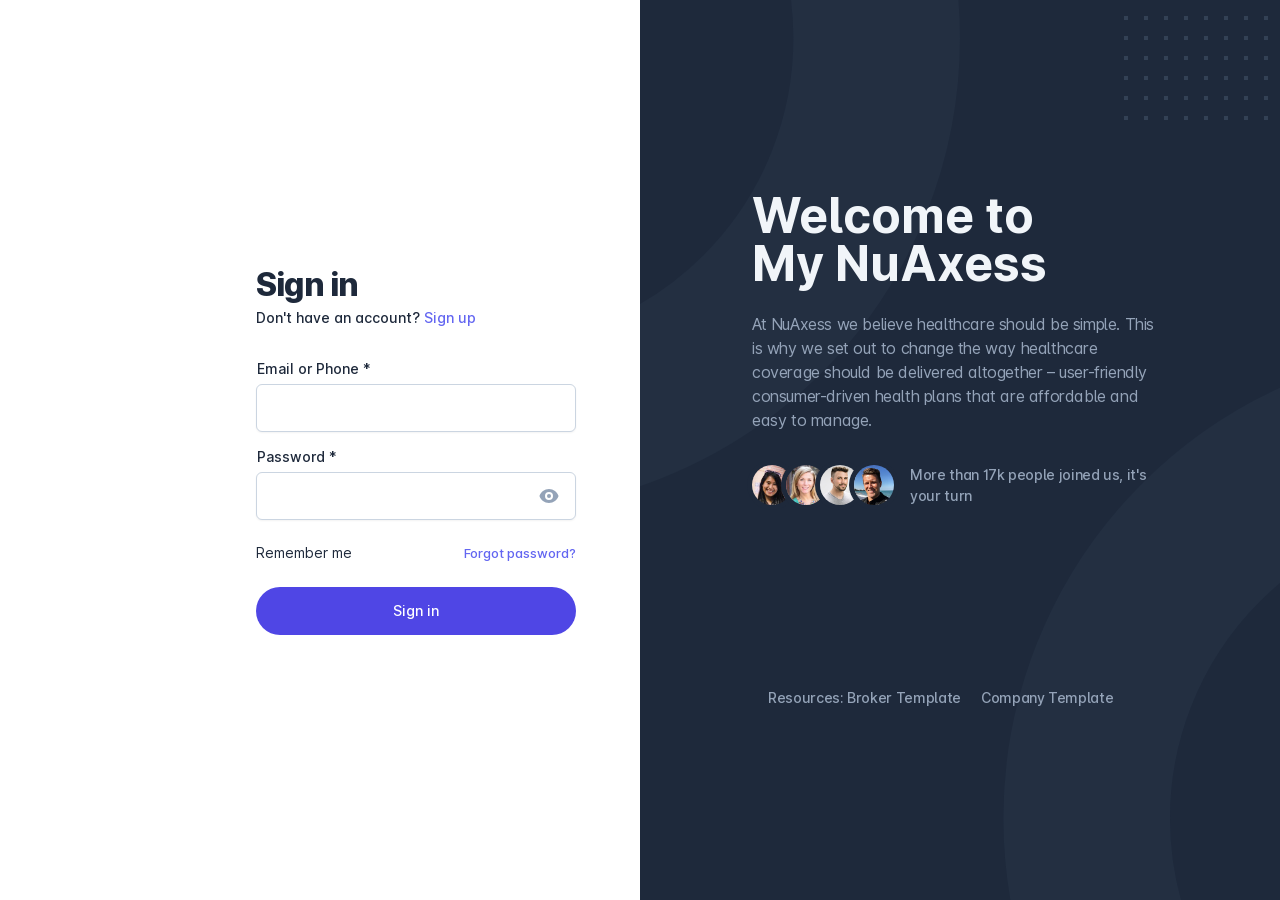
<file: index.html>
<!DOCTYPE html><html lang="en"><head>
        <title>My NuAxess - Healthcare Made Simple</title>
        <link rel="stylesheet" href="https://cdn.jsdelivr.net/npm/bootstrap@5.1.3/dist/css/bootstrap.min.css" integrity="sha384-1BmE4kWBq78iYhFldvKuhfTAU6auU8tT94WrHftjDbrCEXSU1oBoqyl2QvZ6jIW3" crossorigin="anonymous">
        <meta charset="utf-8">
        <meta name="description" content="NuAssess - Member Portal">
        <meta name="keywords" content="">
        <meta name="viewport" content="width=device-width, height=device-height, initial-scale=1.0, minimum-scale=1.0">

        <base href="/">

        <!-- Favicon -->
        <link rel="icon" type="image/png" href="./assets/images/nuaxess-logo.png">
        <link rel="icon" type="image/png" href="./assets/images/nuaxess-logo.png">

        <!-- Fonts -->
        <link href="assets/fonts/inter/inter.css" rel="stylesheet" media="print" onload="this.media='all'"><noscript><link rel="stylesheet" href="assets/fonts/inter/inter.css"></noscript>

        <link href="https://fonts.gstatic.com" rel="preconnect">
        <style type="text/css">@font-face{font-family:'IBM Plex Mono';font-style:italic;font-weight:400;font-display:swap;src:url(https://fonts.gstatic.com/s/ibmplexmono/v11/-F6pfjptAgt5VM-kVkqdyU8n1ioa2HdgregdFOFh.woff2) format('woff2');unicode-range:U+0460-052F, U+1C80-1C88, U+20B4, U+2DE0-2DFF, U+A640-A69F, U+FE2E-FE2F;}@font-face{font-family:'IBM Plex Mono';font-style:italic;font-weight:400;font-display:swap;src:url(https://fonts.gstatic.com/s/ibmplexmono/v11/-F6pfjptAgt5VM-kVkqdyU8n1ioa0XdgregdFOFh.woff2) format('woff2');unicode-range:U+0400-045F, U+0490-0491, U+04B0-04B1, U+2116;}@font-face{font-family:'IBM Plex Mono';font-style:italic;font-weight:400;font-display:swap;src:url(https://fonts.gstatic.com/s/ibmplexmono/v11/-F6pfjptAgt5VM-kVkqdyU8n1ioa2ndgregdFOFh.woff2) format('woff2');unicode-range:U+0102-0103, U+0110-0111, U+0128-0129, U+0168-0169, U+01A0-01A1, U+01AF-01B0, U+1EA0-1EF9, U+20AB;}@font-face{font-family:'IBM Plex Mono';font-style:italic;font-weight:400;font-display:swap;src:url(https://fonts.gstatic.com/s/ibmplexmono/v11/-F6pfjptAgt5VM-kVkqdyU8n1ioa23dgregdFOFh.woff2) format('woff2');unicode-range:U+0100-024F, U+0259, U+1E00-1EFF, U+2020, U+20A0-20AB, U+20AD-20CF, U+2113, U+2C60-2C7F, U+A720-A7FF;}@font-face{font-family:'IBM Plex Mono';font-style:italic;font-weight:400;font-display:swap;src:url(https://fonts.gstatic.com/s/ibmplexmono/v11/-F6pfjptAgt5VM-kVkqdyU8n1ioa1XdgregdFA.woff2) format('woff2');unicode-range:U+0000-00FF, U+0131, U+0152-0153, U+02BB-02BC, U+02C6, U+02DA, U+02DC, U+2000-206F, U+2074, U+20AC, U+2122, U+2191, U+2193, U+2212, U+2215, U+FEFF, U+FFFD;}@font-face{font-family:'IBM Plex Mono';font-style:normal;font-weight:400;font-display:swap;src:url(https://fonts.gstatic.com/s/ibmplexmono/v11/-F63fjptAgt5VM-kVkqdyU8n1iIq131nj-otFQ.woff2) format('woff2');unicode-range:U+0460-052F, U+1C80-1C88, U+20B4, U+2DE0-2DFF, U+A640-A69F, U+FE2E-FE2F;}@font-face{font-family:'IBM Plex Mono';font-style:normal;font-weight:400;font-display:swap;src:url(https://fonts.gstatic.com/s/ibmplexmono/v11/-F63fjptAgt5VM-kVkqdyU8n1isq131nj-otFQ.woff2) format('woff2');unicode-range:U+0400-045F, U+0490-0491, U+04B0-04B1, U+2116;}@font-face{font-family:'IBM Plex Mono';font-style:normal;font-weight:400;font-display:swap;src:url(https://fonts.gstatic.com/s/ibmplexmono/v11/-F63fjptAgt5VM-kVkqdyU8n1iAq131nj-otFQ.woff2) format('woff2');unicode-range:U+0102-0103, U+0110-0111, U+0128-0129, U+0168-0169, U+01A0-01A1, U+01AF-01B0, U+1EA0-1EF9, U+20AB;}@font-face{font-family:'IBM Plex Mono';font-style:normal;font-weight:400;font-display:swap;src:url(https://fonts.gstatic.com/s/ibmplexmono/v11/-F63fjptAgt5VM-kVkqdyU8n1iEq131nj-otFQ.woff2) format('woff2');unicode-range:U+0100-024F, U+0259, U+1E00-1EFF, U+2020, U+20A0-20AB, U+20AD-20CF, U+2113, U+2C60-2C7F, U+A720-A7FF;}@font-face{font-family:'IBM Plex Mono';font-style:normal;font-weight:400;font-display:swap;src:url(https://fonts.gstatic.com/s/ibmplexmono/v11/-F63fjptAgt5VM-kVkqdyU8n1i8q131nj-o.woff2) format('woff2');unicode-range:U+0000-00FF, U+0131, U+0152-0153, U+02BB-02BC, U+02C6, U+02DA, U+02DC, U+2000-206F, U+2074, U+20AC, U+2122, U+2191, U+2193, U+2212, U+2215, U+FEFF, U+FFFD;}@font-face{font-family:'IBM Plex Mono';font-style:normal;font-weight:500;font-display:swap;src:url(https://fonts.gstatic.com/s/ibmplexmono/v11/-F6qfjptAgt5VM-kVkqdyU8n3twJwl1FgsAXHNlYzg.woff2) format('woff2');unicode-range:U+0460-052F, U+1C80-1C88, U+20B4, U+2DE0-2DFF, U+A640-A69F, U+FE2E-FE2F;}@font-face{font-family:'IBM Plex Mono';font-style:normal;font-weight:500;font-display:swap;src:url(https://fonts.gstatic.com/s/ibmplexmono/v11/-F6qfjptAgt5VM-kVkqdyU8n3twJwlRFgsAXHNlYzg.woff2) format('woff2');unicode-range:U+0400-045F, U+0490-0491, U+04B0-04B1, U+2116;}@font-face{font-family:'IBM Plex Mono';font-style:normal;font-weight:500;font-display:swap;src:url(https://fonts.gstatic.com/s/ibmplexmono/v11/-F6qfjptAgt5VM-kVkqdyU8n3twJwl9FgsAXHNlYzg.woff2) format('woff2');unicode-range:U+0102-0103, U+0110-0111, U+0128-0129, U+0168-0169, U+01A0-01A1, U+01AF-01B0, U+1EA0-1EF9, U+20AB;}@font-face{font-family:'IBM Plex Mono';font-style:normal;font-weight:500;font-display:swap;src:url(https://fonts.gstatic.com/s/ibmplexmono/v11/-F6qfjptAgt5VM-kVkqdyU8n3twJwl5FgsAXHNlYzg.woff2) format('woff2');unicode-range:U+0100-024F, U+0259, U+1E00-1EFF, U+2020, U+20A0-20AB, U+20AD-20CF, U+2113, U+2C60-2C7F, U+A720-A7FF;}@font-face{font-family:'IBM Plex Mono';font-style:normal;font-weight:500;font-display:swap;src:url(https://fonts.gstatic.com/s/ibmplexmono/v11/-F6qfjptAgt5VM-kVkqdyU8n3twJwlBFgsAXHNk.woff2) format('woff2');unicode-range:U+0000-00FF, U+0131, U+0152-0153, U+02BB-02BC, U+02C6, U+02DA, U+02DC, U+2000-206F, U+2074, U+20AC, U+2122, U+2191, U+2193, U+2212, U+2215, U+FEFF, U+FFFD;}@font-face{font-family:'IBM Plex Mono';font-style:normal;font-weight:600;font-display:swap;src:url(https://fonts.gstatic.com/s/ibmplexmono/v11/-F6qfjptAgt5VM-kVkqdyU8n3vAOwl1FgsAXHNlYzg.woff2) format('woff2');unicode-range:U+0460-052F, U+1C80-1C88, U+20B4, U+2DE0-2DFF, U+A640-A69F, U+FE2E-FE2F;}@font-face{font-family:'IBM Plex Mono';font-style:normal;font-weight:600;font-display:swap;src:url(https://fonts.gstatic.com/s/ibmplexmono/v11/-F6qfjptAgt5VM-kVkqdyU8n3vAOwlRFgsAXHNlYzg.woff2) format('woff2');unicode-range:U+0400-045F, U+0490-0491, U+04B0-04B1, U+2116;}@font-face{font-family:'IBM Plex Mono';font-style:normal;font-weight:600;font-display:swap;src:url(https://fonts.gstatic.com/s/ibmplexmono/v11/-F6qfjptAgt5VM-kVkqdyU8n3vAOwl9FgsAXHNlYzg.woff2) format('woff2');unicode-range:U+0102-0103, U+0110-0111, U+0128-0129, U+0168-0169, U+01A0-01A1, U+01AF-01B0, U+1EA0-1EF9, U+20AB;}@font-face{font-family:'IBM Plex Mono';font-style:normal;font-weight:600;font-display:swap;src:url(https://fonts.gstatic.com/s/ibmplexmono/v11/-F6qfjptAgt5VM-kVkqdyU8n3vAOwl5FgsAXHNlYzg.woff2) format('woff2');unicode-range:U+0100-024F, U+0259, U+1E00-1EFF, U+2020, U+20A0-20AB, U+20AD-20CF, U+2113, U+2C60-2C7F, U+A720-A7FF;}@font-face{font-family:'IBM Plex Mono';font-style:normal;font-weight:600;font-display:swap;src:url(https://fonts.gstatic.com/s/ibmplexmono/v11/-F6qfjptAgt5VM-kVkqdyU8n3vAOwlBFgsAXHNk.woff2) format('woff2');unicode-range:U+0000-00FF, U+0131, U+0152-0153, U+02BB-02BC, U+02C6, U+02DA, U+02DC, U+2000-206F, U+2074, U+20AC, U+2122, U+2191, U+2193, U+2212, U+2215, U+FEFF, U+FFFD;}</style>

        <!-- Icon fonts -->
        <style type="text/css">@font-face{font-family:'Material Icons';font-style:normal;font-weight:400;src:url(https://fonts.gstatic.com/s/materialicons/v126/flUhRq6tzZclQEJ-Vdg-IuiaDsNcIhQ8tQ.woff2) format('woff2');}.material-icons{font-family:'Material Icons';font-weight:normal;font-style:normal;font-size:24px;line-height:1;letter-spacing:normal;text-transform:none;display:inline-block;white-space:nowrap;word-wrap:normal;direction:ltr;-webkit-font-feature-settings:'liga';-webkit-font-smoothing:antialiased;}</style>

        <!-- Splash screen styles -->
        <style>body fuse-splash-screen{display:flex;flex-direction:column;align-items:center;justify-content:center;position:fixed;top:0;left:0;right:0;bottom:0;background-color:#111827;color:#F9FAFB;z-index:999999;pointer-events:none;opacity:1;visibility:visible;transition:opacity 400ms cubic-bezier(0.4, 0, 0.2, 1)}body fuse-splash-screen img{width:200px;max-width:200px}body fuse-splash-screen .spinner{display:flex;align-items:center;justify-content:space-between;margin-top:40px;width:56px}body fuse-splash-screen .spinner > div{width:12px;height:12px;background-color:#1E96F7;border-radius:100%;display:inline-block;-webkit-animation:fuse-bouncedelay 1s infinite ease-in-out both;animation:fuse-bouncedelay 1s infinite ease-in-out both}body fuse-splash-screen .spinner .bounce1{-webkit-animation-delay:-0.32s;animation-delay:-0.32s}body fuse-splash-screen .spinner .bounce2{-webkit-animation-delay:-0.16s;animation-delay:-0.16s}@keyframes fuse-bouncedelay{0%,80%,100%{-webkit-transform:scale(0);transform:scale(0)}40%{-webkit-transform:scale(1.0);transform:scale(1.0)}}body:not(.fuse-splash-screen-hidden){overflow:hidden}</style><link href="assets/styles/splash-screen.css" rel="stylesheet" media="print" onload="this.media='all'"><noscript><link rel="stylesheet" href="assets/styles/splash-screen.css"></noscript>

    <style>@charset "UTF-8";*,:before,:after{box-sizing:border-box}html{-moz-tab-size:4;tab-size:4}html{line-height:1.15;-webkit-text-size-adjust:100%}body{margin:0}body{font-family:system-ui,-apple-system,"Segoe UI",Roboto,Helvetica,Arial,sans-serif,"Apple Color Emoji","Segoe UI Emoji"}html{font-family:"Inter var",ui-sans-serif,system-ui,-apple-system,BlinkMacSystemFont,"Segoe UI",Roboto,"Helvetica Neue",Arial,"Noto Sans",sans-serif,"Apple Color Emoji","Segoe UI Emoji","Segoe UI Symbol","Noto Color Emoji";line-height:1.5}body{font-family:inherit;line-height:inherit}*,:before,:after{box-sizing:border-box;border-width:0;border-style:solid;border-color:currentColor}img{border-style:solid}img{display:block;vertical-align:middle}img{max-width:100%;height:auto}*,:before,:after{--tw-border-opacity:1;border-color:rgba(226,232,240,var(--tw-border-opacity))}*{text-rendering:optimizeLegibility;-o-text-rendering:optimizeLegibility;-ms-text-rendering:optimizeLegibility;-moz-text-rendering:optimizeLegibility;-webkit-text-rendering:optimizeLegibility;-webkit-tap-highlight-color:transparent}*:focus{outline:none!important}html,body{display:flex;flex-direction:column;flex:1 1 auto;width:100%;min-height:100%;-webkit-font-smoothing:auto;-moz-osx-font-smoothing:auto}html{font-size:16px}body{font-size:.875rem}body{font-feature-settings:"salt"}img{width:100%;vertical-align:top}body{--tw-text-opacity:1 !important;color:rgba(var(--fuse-text-default-rgb),var(--tw-text-opacity))!important;--tw-bg-opacity:1 !important;background-color:rgba(var(--fuse-bg-default-rgb),var(--tw-bg-opacity))!important}*,*:before,*:after{--tw-border-opacity:1 !important;border-color:rgba(var(--fuse-border-rgb),var(--tw-border-opacity))}@media print{html{font-size:12px!important}body{background:none!important}}body{--fuse-primary-50:#eef2ff;--fuse-primary-50-rgb:238,242,255;--fuse-primary-100:#e0e7ff;--fuse-primary-100-rgb:224,231,255;--fuse-primary-200:#c7d2fe;--fuse-primary-200-rgb:199,210,254;--fuse-primary-300:#a5b4fc;--fuse-primary-300-rgb:165,180,252;--fuse-primary-400:#818cf8;--fuse-primary-400-rgb:129,140,248;--fuse-primary-500:#6366f1;--fuse-primary-500-rgb:99,102,241;--fuse-primary-600:#4f46e5;--fuse-primary-600-rgb:79,70,229;--fuse-primary-700:#4338ca;--fuse-primary-700-rgb:67,56,202;--fuse-primary-800:#3730a3;--fuse-primary-800-rgb:55,48,163;--fuse-primary-900:#312e81;--fuse-primary-900-rgb:49,46,129;--fuse-primary:#4f46e5;--fuse-primary-rgb:79,70,229;--fuse-on-primary-50:#312e81;--fuse-on-primary-50-rgb:49,46,129;--fuse-on-primary-100:#312e81;--fuse-on-primary-100-rgb:49,46,129;--fuse-on-primary-200:#312e81;--fuse-on-primary-200-rgb:49,46,129;--fuse-on-primary-300:#312e81;--fuse-on-primary-300-rgb:49,46,129;--fuse-on-primary-400:#312e81;--fuse-on-primary-400-rgb:49,46,129;--fuse-on-primary-500:#FFFFFF;--fuse-on-primary-500-rgb:255,255,255;--fuse-on-primary-600:#FFFFFF;--fuse-on-primary-600-rgb:255,255,255;--fuse-on-primary-700:#FFFFFF;--fuse-on-primary-700-rgb:255,255,255;--fuse-on-primary-800:#FFFFFF;--fuse-on-primary-800-rgb:255,255,255;--fuse-on-primary-900:#FFFFFF;--fuse-on-primary-900-rgb:255,255,255;--fuse-on-primary:#FFFFFF;--fuse-on-primary-rgb:255,255,255;--fuse-accent-50:#f8fafc;--fuse-accent-50-rgb:248,250,252;--fuse-accent-100:#f1f5f9;--fuse-accent-100-rgb:241,245,249;--fuse-accent-200:#e2e8f0;--fuse-accent-200-rgb:226,232,240;--fuse-accent-300:#cbd5e1;--fuse-accent-300-rgb:203,213,225;--fuse-accent-400:#94a3b8;--fuse-accent-400-rgb:148,163,184;--fuse-accent-500:#64748b;--fuse-accent-500-rgb:100,116,139;--fuse-accent-600:#475569;--fuse-accent-600-rgb:71,85,105;--fuse-accent-700:#334155;--fuse-accent-700-rgb:51,65,85;--fuse-accent-800:#1e293b;--fuse-accent-800-rgb:30,41,59;--fuse-accent-900:#0f172a;--fuse-accent-900-rgb:15,23,42;--fuse-accent:#1e293b;--fuse-accent-rgb:30,41,59;--fuse-on-accent-50:#0f172a;--fuse-on-accent-50-rgb:15,23,42;--fuse-on-accent-100:#0f172a;--fuse-on-accent-100-rgb:15,23,42;--fuse-on-accent-200:#0f172a;--fuse-on-accent-200-rgb:15,23,42;--fuse-on-accent-300:#0f172a;--fuse-on-accent-300-rgb:15,23,42;--fuse-on-accent-400:#0f172a;--fuse-on-accent-400-rgb:15,23,42;--fuse-on-accent-500:#FFFFFF;--fuse-on-accent-500-rgb:255,255,255;--fuse-on-accent-600:#FFFFFF;--fuse-on-accent-600-rgb:255,255,255;--fuse-on-accent-700:#FFFFFF;--fuse-on-accent-700-rgb:255,255,255;--fuse-on-accent-800:#FFFFFF;--fuse-on-accent-800-rgb:255,255,255;--fuse-on-accent-900:#FFFFFF;--fuse-on-accent-900-rgb:255,255,255;--fuse-on-accent:#FFFFFF;--fuse-on-accent-rgb:255,255,255;--fuse-warn-50:#fef2f2;--fuse-warn-50-rgb:254,242,242;--fuse-warn-100:#fee2e2;--fuse-warn-100-rgb:254,226,226;--fuse-warn-200:#fecaca;--fuse-warn-200-rgb:254,202,202;--fuse-warn-300:#fca5a5;--fuse-warn-300-rgb:252,165,165;--fuse-warn-400:#f87171;--fuse-warn-400-rgb:248,113,113;--fuse-warn-500:#ef4444;--fuse-warn-500-rgb:239,68,68;--fuse-warn-600:#dc2626;--fuse-warn-600-rgb:220,38,38;--fuse-warn-700:#b91c1c;--fuse-warn-700-rgb:185,28,28;--fuse-warn-800:#991b1b;--fuse-warn-800-rgb:153,27,27;--fuse-warn-900:#7f1d1d;--fuse-warn-900-rgb:127,29,29;--fuse-warn:#dc2626;--fuse-warn-rgb:220,38,38;--fuse-on-warn-50:#7f1d1d;--fuse-on-warn-50-rgb:127,29,29;--fuse-on-warn-100:#7f1d1d;--fuse-on-warn-100-rgb:127,29,29;--fuse-on-warn-200:#7f1d1d;--fuse-on-warn-200-rgb:127,29,29;--fuse-on-warn-300:#7f1d1d;--fuse-on-warn-300-rgb:127,29,29;--fuse-on-warn-400:#7f1d1d;--fuse-on-warn-400-rgb:127,29,29;--fuse-on-warn-500:#fef2f2;--fuse-on-warn-500-rgb:254,242,242;--fuse-on-warn-600:#FFFFFF;--fuse-on-warn-600-rgb:255,255,255;--fuse-on-warn-700:#FFFFFF;--fuse-on-warn-700-rgb:255,255,255;--fuse-on-warn-800:#FFFFFF;--fuse-on-warn-800-rgb:255,255,255;--fuse-on-warn-900:#FFFFFF;--fuse-on-warn-900-rgb:255,255,255;--fuse-on-warn:#FFFFFF;--fuse-on-warn-rgb:255,255,255}*,:before,:after{--tw-shadow:0 0 #0000}*,:before,:after{--tw-ring-inset:var(--tw-empty, );--tw-ring-offset-width:0px;--tw-ring-offset-color:#fff;--tw-ring-color:rgba(59, 130, 246, .5);--tw-ring-offset-shadow:0 0 #0000;--tw-ring-shadow:0 0 #0000}</style><link rel="stylesheet" href="styles.00b7289d5f7a600f.css" media="print" onload="this.media='all'"><noscript><link rel="stylesheet" href="styles.00b7289d5f7a600f.css"></noscript></head>

    <body>

        <!-- Splash screen -->
        <fuse-splash-screen>
            <img src="assets/images/nuaxess-logo.png" alt="Nuaxess logo">
            <div class="spinner">
                <div class="bounce1"></div>
                <div class="bounce2"></div>
                <div class="bounce3"></div>
            </div>
        </fuse-splash-screen>

        <!-- App root -->
        <app-root></app-root>

    <script src="runtime.cf93a1b913b50d72.js" type="module"></script><script src="polyfills.4099713c7cac2b4c.js" type="module"></script><script src="main.c9466218b0787290.js" type="module"></script>


</body></html>
</file>
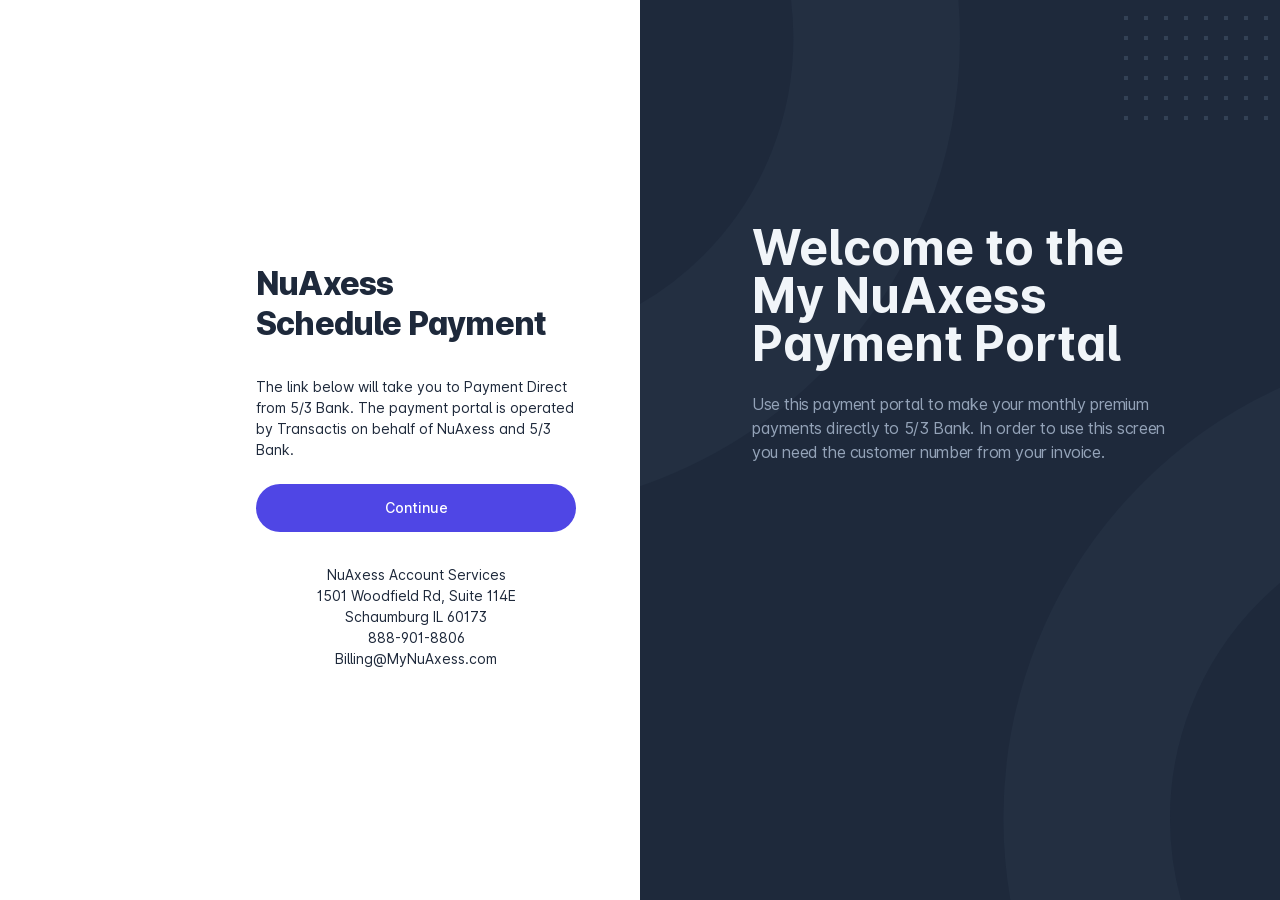
<file: payments/index.html>
<!DOCTYPE html><html lang="en"><head>
        <title>My NuAxess - Healthcare Made Simple</title>
        <link rel="stylesheet" href="https://cdn.jsdelivr.net/npm/bootstrap@5.1.3/dist/css/bootstrap.min.css" integrity="sha384-1BmE4kWBq78iYhFldvKuhfTAU6auU8tT94WrHftjDbrCEXSU1oBoqyl2QvZ6jIW3" crossorigin="anonymous">
        <meta charset="utf-8">
        <meta name="description" content="NuAssess - Member Portal">
        <meta name="keywords" content="">
        <meta name="viewport" content="width=device-width, height=device-height, initial-scale=1.0, minimum-scale=1.0">

        <base href="/payments/">

        <!-- Favicon -->
        <link rel="icon" type="image/png" href="./assets/images/nuaxess-logo.png">
        <link rel="icon" type="image/png" href="./assets/images/nuaxess-logo.png">

        <!-- Fonts -->
        <link href="assets/fonts/inter/inter.css" rel="stylesheet" media="print" onload="this.media='all'"><noscript><link rel="stylesheet" href="assets/fonts/inter/inter.css"></noscript>

        <link href="https://fonts.gstatic.com" rel="preconnect">
        <style type="text/css">@font-face{font-family:'IBM Plex Mono';font-style:italic;font-weight:400;font-display:swap;src:url(https://fonts.gstatic.com/s/ibmplexmono/v12/-F6pfjptAgt5VM-kVkqdyU8n1ioa2HdgregdFOFh.woff2) format('woff2');unicode-range:U+0460-052F, U+1C80-1C88, U+20B4, U+2DE0-2DFF, U+A640-A69F, U+FE2E-FE2F;}@font-face{font-family:'IBM Plex Mono';font-style:italic;font-weight:400;font-display:swap;src:url(https://fonts.gstatic.com/s/ibmplexmono/v12/-F6pfjptAgt5VM-kVkqdyU8n1ioa0XdgregdFOFh.woff2) format('woff2');unicode-range:U+0400-045F, U+0490-0491, U+04B0-04B1, U+2116;}@font-face{font-family:'IBM Plex Mono';font-style:italic;font-weight:400;font-display:swap;src:url(https://fonts.gstatic.com/s/ibmplexmono/v12/-F6pfjptAgt5VM-kVkqdyU8n1ioa2ndgregdFOFh.woff2) format('woff2');unicode-range:U+0102-0103, U+0110-0111, U+0128-0129, U+0168-0169, U+01A0-01A1, U+01AF-01B0, U+1EA0-1EF9, U+20AB;}@font-face{font-family:'IBM Plex Mono';font-style:italic;font-weight:400;font-display:swap;src:url(https://fonts.gstatic.com/s/ibmplexmono/v12/-F6pfjptAgt5VM-kVkqdyU8n1ioa23dgregdFOFh.woff2) format('woff2');unicode-range:U+0100-024F, U+0259, U+1E00-1EFF, U+2020, U+20A0-20AB, U+20AD-20CF, U+2113, U+2C60-2C7F, U+A720-A7FF;}@font-face{font-family:'IBM Plex Mono';font-style:italic;font-weight:400;font-display:swap;src:url(https://fonts.gstatic.com/s/ibmplexmono/v12/-F6pfjptAgt5VM-kVkqdyU8n1ioa1XdgregdFA.woff2) format('woff2');unicode-range:U+0000-00FF, U+0131, U+0152-0153, U+02BB-02BC, U+02C6, U+02DA, U+02DC, U+2000-206F, U+2074, U+20AC, U+2122, U+2191, U+2193, U+2212, U+2215, U+FEFF, U+FFFD;}@font-face{font-family:'IBM Plex Mono';font-style:normal;font-weight:400;font-display:swap;src:url(https://fonts.gstatic.com/s/ibmplexmono/v12/-F63fjptAgt5VM-kVkqdyU8n1iIq131nj-otFQ.woff2) format('woff2');unicode-range:U+0460-052F, U+1C80-1C88, U+20B4, U+2DE0-2DFF, U+A640-A69F, U+FE2E-FE2F;}@font-face{font-family:'IBM Plex Mono';font-style:normal;font-weight:400;font-display:swap;src:url(https://fonts.gstatic.com/s/ibmplexmono/v12/-F63fjptAgt5VM-kVkqdyU8n1isq131nj-otFQ.woff2) format('woff2');unicode-range:U+0400-045F, U+0490-0491, U+04B0-04B1, U+2116;}@font-face{font-family:'IBM Plex Mono';font-style:normal;font-weight:400;font-display:swap;src:url(https://fonts.gstatic.com/s/ibmplexmono/v12/-F63fjptAgt5VM-kVkqdyU8n1iAq131nj-otFQ.woff2) format('woff2');unicode-range:U+0102-0103, U+0110-0111, U+0128-0129, U+0168-0169, U+01A0-01A1, U+01AF-01B0, U+1EA0-1EF9, U+20AB;}@font-face{font-family:'IBM Plex Mono';font-style:normal;font-weight:400;font-display:swap;src:url(https://fonts.gstatic.com/s/ibmplexmono/v12/-F63fjptAgt5VM-kVkqdyU8n1iEq131nj-otFQ.woff2) format('woff2');unicode-range:U+0100-024F, U+0259, U+1E00-1EFF, U+2020, U+20A0-20AB, U+20AD-20CF, U+2113, U+2C60-2C7F, U+A720-A7FF;}@font-face{font-family:'IBM Plex Mono';font-style:normal;font-weight:400;font-display:swap;src:url(https://fonts.gstatic.com/s/ibmplexmono/v12/-F63fjptAgt5VM-kVkqdyU8n1i8q131nj-o.woff2) format('woff2');unicode-range:U+0000-00FF, U+0131, U+0152-0153, U+02BB-02BC, U+02C6, U+02DA, U+02DC, U+2000-206F, U+2074, U+20AC, U+2122, U+2191, U+2193, U+2212, U+2215, U+FEFF, U+FFFD;}@font-face{font-family:'IBM Plex Mono';font-style:normal;font-weight:500;font-display:swap;src:url(https://fonts.gstatic.com/s/ibmplexmono/v12/-F6qfjptAgt5VM-kVkqdyU8n3twJwl1FgsAXHNlYzg.woff2) format('woff2');unicode-range:U+0460-052F, U+1C80-1C88, U+20B4, U+2DE0-2DFF, U+A640-A69F, U+FE2E-FE2F;}@font-face{font-family:'IBM Plex Mono';font-style:normal;font-weight:500;font-display:swap;src:url(https://fonts.gstatic.com/s/ibmplexmono/v12/-F6qfjptAgt5VM-kVkqdyU8n3twJwlRFgsAXHNlYzg.woff2) format('woff2');unicode-range:U+0400-045F, U+0490-0491, U+04B0-04B1, U+2116;}@font-face{font-family:'IBM Plex Mono';font-style:normal;font-weight:500;font-display:swap;src:url(https://fonts.gstatic.com/s/ibmplexmono/v12/-F6qfjptAgt5VM-kVkqdyU8n3twJwl9FgsAXHNlYzg.woff2) format('woff2');unicode-range:U+0102-0103, U+0110-0111, U+0128-0129, U+0168-0169, U+01A0-01A1, U+01AF-01B0, U+1EA0-1EF9, U+20AB;}@font-face{font-family:'IBM Plex Mono';font-style:normal;font-weight:500;font-display:swap;src:url(https://fonts.gstatic.com/s/ibmplexmono/v12/-F6qfjptAgt5VM-kVkqdyU8n3twJwl5FgsAXHNlYzg.woff2) format('woff2');unicode-range:U+0100-024F, U+0259, U+1E00-1EFF, U+2020, U+20A0-20AB, U+20AD-20CF, U+2113, U+2C60-2C7F, U+A720-A7FF;}@font-face{font-family:'IBM Plex Mono';font-style:normal;font-weight:500;font-display:swap;src:url(https://fonts.gstatic.com/s/ibmplexmono/v12/-F6qfjptAgt5VM-kVkqdyU8n3twJwlBFgsAXHNk.woff2) format('woff2');unicode-range:U+0000-00FF, U+0131, U+0152-0153, U+02BB-02BC, U+02C6, U+02DA, U+02DC, U+2000-206F, U+2074, U+20AC, U+2122, U+2191, U+2193, U+2212, U+2215, U+FEFF, U+FFFD;}@font-face{font-family:'IBM Plex Mono';font-style:normal;font-weight:600;font-display:swap;src:url(https://fonts.gstatic.com/s/ibmplexmono/v12/-F6qfjptAgt5VM-kVkqdyU8n3vAOwl1FgsAXHNlYzg.woff2) format('woff2');unicode-range:U+0460-052F, U+1C80-1C88, U+20B4, U+2DE0-2DFF, U+A640-A69F, U+FE2E-FE2F;}@font-face{font-family:'IBM Plex Mono';font-style:normal;font-weight:600;font-display:swap;src:url(https://fonts.gstatic.com/s/ibmplexmono/v12/-F6qfjptAgt5VM-kVkqdyU8n3vAOwlRFgsAXHNlYzg.woff2) format('woff2');unicode-range:U+0400-045F, U+0490-0491, U+04B0-04B1, U+2116;}@font-face{font-family:'IBM Plex Mono';font-style:normal;font-weight:600;font-display:swap;src:url(https://fonts.gstatic.com/s/ibmplexmono/v12/-F6qfjptAgt5VM-kVkqdyU8n3vAOwl9FgsAXHNlYzg.woff2) format('woff2');unicode-range:U+0102-0103, U+0110-0111, U+0128-0129, U+0168-0169, U+01A0-01A1, U+01AF-01B0, U+1EA0-1EF9, U+20AB;}@font-face{font-family:'IBM Plex Mono';font-style:normal;font-weight:600;font-display:swap;src:url(https://fonts.gstatic.com/s/ibmplexmono/v12/-F6qfjptAgt5VM-kVkqdyU8n3vAOwl5FgsAXHNlYzg.woff2) format('woff2');unicode-range:U+0100-024F, U+0259, U+1E00-1EFF, U+2020, U+20A0-20AB, U+20AD-20CF, U+2113, U+2C60-2C7F, U+A720-A7FF;}@font-face{font-family:'IBM Plex Mono';font-style:normal;font-weight:600;font-display:swap;src:url(https://fonts.gstatic.com/s/ibmplexmono/v12/-F6qfjptAgt5VM-kVkqdyU8n3vAOwlBFgsAXHNk.woff2) format('woff2');unicode-range:U+0000-00FF, U+0131, U+0152-0153, U+02BB-02BC, U+02C6, U+02DA, U+02DC, U+2000-206F, U+2074, U+20AC, U+2122, U+2191, U+2193, U+2212, U+2215, U+FEFF, U+FFFD;}</style>

        <!-- Icon fonts -->
        <style type="text/css">@font-face{font-family:'Material Icons';font-style:normal;font-weight:400;src:url(https://fonts.gstatic.com/s/materialicons/v128/flUhRq6tzZclQEJ-Vdg-IuiaDsNcIhQ8tQ.woff2) format('woff2');}.material-icons{font-family:'Material Icons';font-weight:normal;font-style:normal;font-size:24px;line-height:1;letter-spacing:normal;text-transform:none;display:inline-block;white-space:nowrap;word-wrap:normal;direction:ltr;-webkit-font-feature-settings:'liga';-webkit-font-smoothing:antialiased;}</style>

        <!-- Splash screen styles -->
        <style>body fuse-splash-screen{display:flex;flex-direction:column;align-items:center;justify-content:center;position:fixed;top:0;left:0;right:0;bottom:0;background-color:#111827;color:#F9FAFB;z-index:999999;pointer-events:none;opacity:1;visibility:visible;transition:opacity 400ms cubic-bezier(0.4, 0, 0.2, 1)}body fuse-splash-screen img{width:200px;max-width:200px}body fuse-splash-screen .spinner{display:flex;align-items:center;justify-content:space-between;margin-top:40px;width:56px}body fuse-splash-screen .spinner > div{width:12px;height:12px;background-color:#1E96F7;border-radius:100%;display:inline-block;-webkit-animation:fuse-bouncedelay 1s infinite ease-in-out both;animation:fuse-bouncedelay 1s infinite ease-in-out both}body fuse-splash-screen .spinner .bounce1{-webkit-animation-delay:-0.32s;animation-delay:-0.32s}body fuse-splash-screen .spinner .bounce2{-webkit-animation-delay:-0.16s;animation-delay:-0.16s}@keyframes fuse-bouncedelay{0%,80%,100%{-webkit-transform:scale(0);transform:scale(0)}40%{-webkit-transform:scale(1.0);transform:scale(1.0)}}body:not(.fuse-splash-screen-hidden){overflow:hidden}</style><link href="assets/styles/splash-screen.css" rel="stylesheet" media="print" onload="this.media='all'"><noscript><link rel="stylesheet" href="assets/styles/splash-screen.css"></noscript>

    <style>@charset "UTF-8";*,:before,:after{box-sizing:border-box}html{-moz-tab-size:4;tab-size:4}html{line-height:1.15;-webkit-text-size-adjust:100%}body{margin:0}body{font-family:system-ui,-apple-system,"Segoe UI",Roboto,Helvetica,Arial,sans-serif,"Apple Color Emoji","Segoe UI Emoji"}html{font-family:"Inter var",ui-sans-serif,system-ui,-apple-system,BlinkMacSystemFont,"Segoe UI",Roboto,"Helvetica Neue",Arial,"Noto Sans",sans-serif,"Apple Color Emoji","Segoe UI Emoji","Segoe UI Symbol","Noto Color Emoji";line-height:1.5}body{font-family:inherit;line-height:inherit}*,:before,:after{box-sizing:border-box;border-width:0;border-style:solid;border-color:currentColor}img{border-style:solid}img{display:block;vertical-align:middle}img{max-width:100%;height:auto}*,:before,:after{--tw-border-opacity:1;border-color:rgba(226,232,240,var(--tw-border-opacity))}*{text-rendering:optimizeLegibility;-o-text-rendering:optimizeLegibility;-ms-text-rendering:optimizeLegibility;-moz-text-rendering:optimizeLegibility;-webkit-text-rendering:optimizeLegibility;-webkit-tap-highlight-color:transparent}*:focus{outline:none!important}html,body{display:flex;flex-direction:column;flex:1 1 auto;width:100%;min-height:100%;-webkit-font-smoothing:auto;-moz-osx-font-smoothing:auto}html{font-size:16px}body{font-size:.875rem}body{font-feature-settings:"salt"}img{width:100%;vertical-align:top}body{--tw-text-opacity:1 !important;color:rgba(var(--fuse-text-default-rgb),var(--tw-text-opacity))!important;--tw-bg-opacity:1 !important;background-color:rgba(var(--fuse-bg-default-rgb),var(--tw-bg-opacity))!important}*,*:before,*:after{--tw-border-opacity:1 !important;border-color:rgba(var(--fuse-border-rgb),var(--tw-border-opacity))}@media print{html{font-size:12px!important}body{background:none!important}}body{--fuse-primary-50:#eef2ff;--fuse-primary-50-rgb:238,242,255;--fuse-primary-100:#e0e7ff;--fuse-primary-100-rgb:224,231,255;--fuse-primary-200:#c7d2fe;--fuse-primary-200-rgb:199,210,254;--fuse-primary-300:#a5b4fc;--fuse-primary-300-rgb:165,180,252;--fuse-primary-400:#818cf8;--fuse-primary-400-rgb:129,140,248;--fuse-primary-500:#6366f1;--fuse-primary-500-rgb:99,102,241;--fuse-primary-600:#4f46e5;--fuse-primary-600-rgb:79,70,229;--fuse-primary-700:#4338ca;--fuse-primary-700-rgb:67,56,202;--fuse-primary-800:#3730a3;--fuse-primary-800-rgb:55,48,163;--fuse-primary-900:#312e81;--fuse-primary-900-rgb:49,46,129;--fuse-primary:#4f46e5;--fuse-primary-rgb:79,70,229;--fuse-on-primary-50:#312e81;--fuse-on-primary-50-rgb:49,46,129;--fuse-on-primary-100:#312e81;--fuse-on-primary-100-rgb:49,46,129;--fuse-on-primary-200:#312e81;--fuse-on-primary-200-rgb:49,46,129;--fuse-on-primary-300:#312e81;--fuse-on-primary-300-rgb:49,46,129;--fuse-on-primary-400:#312e81;--fuse-on-primary-400-rgb:49,46,129;--fuse-on-primary-500:#FFFFFF;--fuse-on-primary-500-rgb:255,255,255;--fuse-on-primary-600:#FFFFFF;--fuse-on-primary-600-rgb:255,255,255;--fuse-on-primary-700:#FFFFFF;--fuse-on-primary-700-rgb:255,255,255;--fuse-on-primary-800:#FFFFFF;--fuse-on-primary-800-rgb:255,255,255;--fuse-on-primary-900:#FFFFFF;--fuse-on-primary-900-rgb:255,255,255;--fuse-on-primary:#FFFFFF;--fuse-on-primary-rgb:255,255,255;--fuse-accent-50:#f8fafc;--fuse-accent-50-rgb:248,250,252;--fuse-accent-100:#f1f5f9;--fuse-accent-100-rgb:241,245,249;--fuse-accent-200:#e2e8f0;--fuse-accent-200-rgb:226,232,240;--fuse-accent-300:#cbd5e1;--fuse-accent-300-rgb:203,213,225;--fuse-accent-400:#94a3b8;--fuse-accent-400-rgb:148,163,184;--fuse-accent-500:#64748b;--fuse-accent-500-rgb:100,116,139;--fuse-accent-600:#475569;--fuse-accent-600-rgb:71,85,105;--fuse-accent-700:#334155;--fuse-accent-700-rgb:51,65,85;--fuse-accent-800:#1e293b;--fuse-accent-800-rgb:30,41,59;--fuse-accent-900:#0f172a;--fuse-accent-900-rgb:15,23,42;--fuse-accent:#1e293b;--fuse-accent-rgb:30,41,59;--fuse-on-accent-50:#0f172a;--fuse-on-accent-50-rgb:15,23,42;--fuse-on-accent-100:#0f172a;--fuse-on-accent-100-rgb:15,23,42;--fuse-on-accent-200:#0f172a;--fuse-on-accent-200-rgb:15,23,42;--fuse-on-accent-300:#0f172a;--fuse-on-accent-300-rgb:15,23,42;--fuse-on-accent-400:#0f172a;--fuse-on-accent-400-rgb:15,23,42;--fuse-on-accent-500:#FFFFFF;--fuse-on-accent-500-rgb:255,255,255;--fuse-on-accent-600:#FFFFFF;--fuse-on-accent-600-rgb:255,255,255;--fuse-on-accent-700:#FFFFFF;--fuse-on-accent-700-rgb:255,255,255;--fuse-on-accent-800:#FFFFFF;--fuse-on-accent-800-rgb:255,255,255;--fuse-on-accent-900:#FFFFFF;--fuse-on-accent-900-rgb:255,255,255;--fuse-on-accent:#FFFFFF;--fuse-on-accent-rgb:255,255,255;--fuse-warn-50:#fef2f2;--fuse-warn-50-rgb:254,242,242;--fuse-warn-100:#fee2e2;--fuse-warn-100-rgb:254,226,226;--fuse-warn-200:#fecaca;--fuse-warn-200-rgb:254,202,202;--fuse-warn-300:#fca5a5;--fuse-warn-300-rgb:252,165,165;--fuse-warn-400:#f87171;--fuse-warn-400-rgb:248,113,113;--fuse-warn-500:#ef4444;--fuse-warn-500-rgb:239,68,68;--fuse-warn-600:#dc2626;--fuse-warn-600-rgb:220,38,38;--fuse-warn-700:#b91c1c;--fuse-warn-700-rgb:185,28,28;--fuse-warn-800:#991b1b;--fuse-warn-800-rgb:153,27,27;--fuse-warn-900:#7f1d1d;--fuse-warn-900-rgb:127,29,29;--fuse-warn:#dc2626;--fuse-warn-rgb:220,38,38;--fuse-on-warn-50:#7f1d1d;--fuse-on-warn-50-rgb:127,29,29;--fuse-on-warn-100:#7f1d1d;--fuse-on-warn-100-rgb:127,29,29;--fuse-on-warn-200:#7f1d1d;--fuse-on-warn-200-rgb:127,29,29;--fuse-on-warn-300:#7f1d1d;--fuse-on-warn-300-rgb:127,29,29;--fuse-on-warn-400:#7f1d1d;--fuse-on-warn-400-rgb:127,29,29;--fuse-on-warn-500:#fef2f2;--fuse-on-warn-500-rgb:254,242,242;--fuse-on-warn-600:#FFFFFF;--fuse-on-warn-600-rgb:255,255,255;--fuse-on-warn-700:#FFFFFF;--fuse-on-warn-700-rgb:255,255,255;--fuse-on-warn-800:#FFFFFF;--fuse-on-warn-800-rgb:255,255,255;--fuse-on-warn-900:#FFFFFF;--fuse-on-warn-900-rgb:255,255,255;--fuse-on-warn:#FFFFFF;--fuse-on-warn-rgb:255,255,255}*,:before,:after{--tw-shadow:0 0 #0000}*,:before,:after{--tw-ring-inset:var(--tw-empty, );--tw-ring-offset-width:0px;--tw-ring-offset-color:#fff;--tw-ring-color:rgba(59, 130, 246, .5);--tw-ring-offset-shadow:0 0 #0000;--tw-ring-shadow:0 0 #0000}</style><link rel="stylesheet" href="styles.c5f0d7706feeda16.css" media="print" onload="this.media='all'"><noscript><link rel="stylesheet" href="styles.c5f0d7706feeda16.css"></noscript></head>

    <body>

        <!-- Splash screen -->
        <fuse-splash-screen>
            <img src="assets/images/nuaxess-logo.png" alt="Nuaxess logo">
            <div class="spinner">
                <div class="bounce1"></div>
                <div class="bounce2"></div>
                <div class="bounce3"></div>
            </div>
        </fuse-splash-screen>

        <!-- App root -->
        <app-root></app-root>

    <script src="runtime.49a1a85677e71c01.js" type="module"></script><script src="polyfills.e37485acf93d17e7.js" type="module"></script><script src="main.5955cd73a0f7a211.js" type="module"></script>


</body></html>
</file>
<file: assets/fonts/inter/inter.css>
@font-face {
    font-family: 'Inter var';
    font-weight: 100 900;
    font-display: swap;
    font-style: normal;
    font-named-instance: 'Regular';
    src: url("Inter-roman.var.woff2?v=3.18") format("woff2");
}

@font-face {
    font-family: 'Inter var';
    font-weight: 100 900;
    font-display: swap;
    font-style: italic;
    font-named-instance: 'Italic';
    src: url("Inter-italic.var.woff2?v=3.18") format("woff2");
}
</file>
<file: assets/styles/splash-screen.css>
body fuse-splash-screen {
    display: flex;
    flex-direction: column;
    align-items: center;
    justify-content: center;
    position: fixed;
    top: 0;
    left: 0;
    right: 0;
    bottom: 0;
    background-color: #111827;
    color: #F9FAFB;
    z-index: 999999;
    pointer-events: none;
    opacity: 1;
    visibility: visible;
    transition: opacity 400ms cubic-bezier(0.4, 0, 0.2, 1);
}

body fuse-splash-screen img {
    width: 200px;
    max-width: 200px;
}

body fuse-splash-screen .spinner {
    display: flex;
    align-items: center;
    justify-content: space-between;
    margin-top: 40px;
    width: 56px;
}

body fuse-splash-screen .spinner > div {
    width: 12px;
    height: 12px;
    background-color: #1E96F7;
    border-radius: 100%;
    display: inline-block;
    -webkit-animation: fuse-bouncedelay 1s infinite ease-in-out both;
    animation: fuse-bouncedelay 1s infinite ease-in-out both;
}

body fuse-splash-screen .spinner .bounce1 {
    -webkit-animation-delay: -0.32s;
    animation-delay: -0.32s;
}

body fuse-splash-screen .spinner .bounce2 {
    -webkit-animation-delay: -0.16s;
    animation-delay: -0.16s;
}

@-webkit-keyframes fuse-bouncedelay {
    0%, 80%, 100% {
        -webkit-transform: scale(0)
    }
    40% {
        -webkit-transform: scale(1.0)
    }
}

@keyframes fuse-bouncedelay {
    0%, 80%, 100% {
        -webkit-transform: scale(0);
        transform: scale(0);
    }
    40% {
        -webkit-transform: scale(1.0);
        transform: scale(1.0);
    }
}

body:not(.fuse-splash-screen-hidden) {
    overflow: hidden;
}

body.fuse-splash-screen-hidden fuse-splash-screen {
    visibility: hidden;
    opacity: 0;
}
</file>
<file: payments/assets/fonts/inter/inter.css>
@font-face {
    font-family: 'Inter var';
    font-weight: 100 900;
    font-display: swap;
    font-style: normal;
    font-named-instance: 'Regular';
    src: url("Inter-roman.var.woff2?v=3.18") format("woff2");
}

@font-face {
    font-family: 'Inter var';
    font-weight: 100 900;
    font-display: swap;
    font-style: italic;
    font-named-instance: 'Italic';
    src: url("Inter-italic.var.woff2?v=3.18") format("woff2");
}
</file>
<file: payments/assets/styles/splash-screen.css>
body fuse-splash-screen {
    display: flex;
    flex-direction: column;
    align-items: center;
    justify-content: center;
    position: fixed;
    top: 0;
    left: 0;
    right: 0;
    bottom: 0;
    background-color: #111827;
    color: #F9FAFB;
    z-index: 999999;
    pointer-events: none;
    opacity: 1;
    visibility: visible;
    transition: opacity 400ms cubic-bezier(0.4, 0, 0.2, 1);
}

body fuse-splash-screen img {
    width: 200px;
    max-width: 200px;
}

body fuse-splash-screen .spinner {
    display: flex;
    align-items: center;
    justify-content: space-between;
    margin-top: 40px;
    width: 56px;
}

body fuse-splash-screen .spinner > div {
    width: 12px;
    height: 12px;
    background-color: #1E96F7;
    border-radius: 100%;
    display: inline-block;
    -webkit-animation: fuse-bouncedelay 1s infinite ease-in-out both;
    animation: fuse-bouncedelay 1s infinite ease-in-out both;
}

body fuse-splash-screen .spinner .bounce1 {
    -webkit-animation-delay: -0.32s;
    animation-delay: -0.32s;
}

body fuse-splash-screen .spinner .bounce2 {
    -webkit-animation-delay: -0.16s;
    animation-delay: -0.16s;
}

@-webkit-keyframes fuse-bouncedelay {
    0%, 80%, 100% {
        -webkit-transform: scale(0)
    }
    40% {
        -webkit-transform: scale(1.0)
    }
}

@keyframes fuse-bouncedelay {
    0%, 80%, 100% {
        -webkit-transform: scale(0);
        transform: scale(0);
    }
    40% {
        -webkit-transform: scale(1.0);
        transform: scale(1.0);
    }
}

body:not(.fuse-splash-screen-hidden) {
    overflow: hidden;
}

body.fuse-splash-screen-hidden fuse-splash-screen {
    visibility: hidden;
    opacity: 0;
}
</file>
